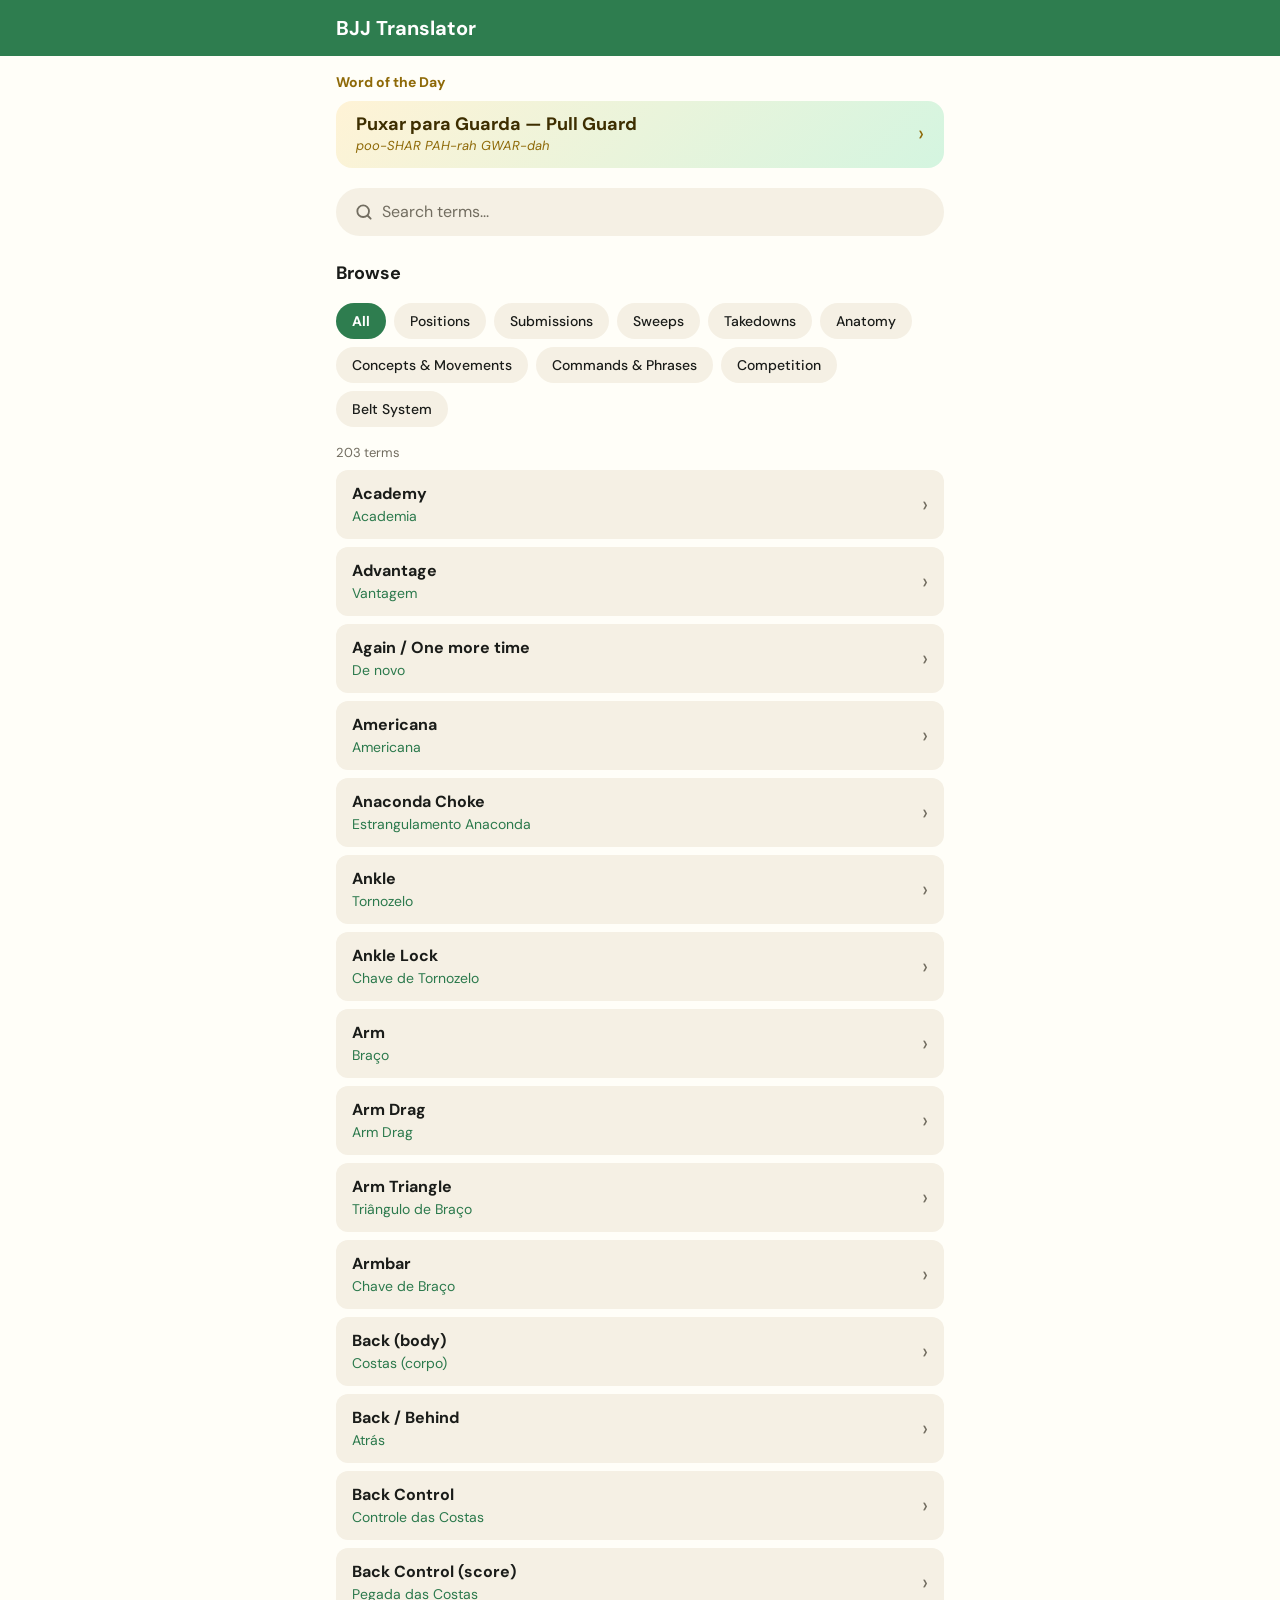
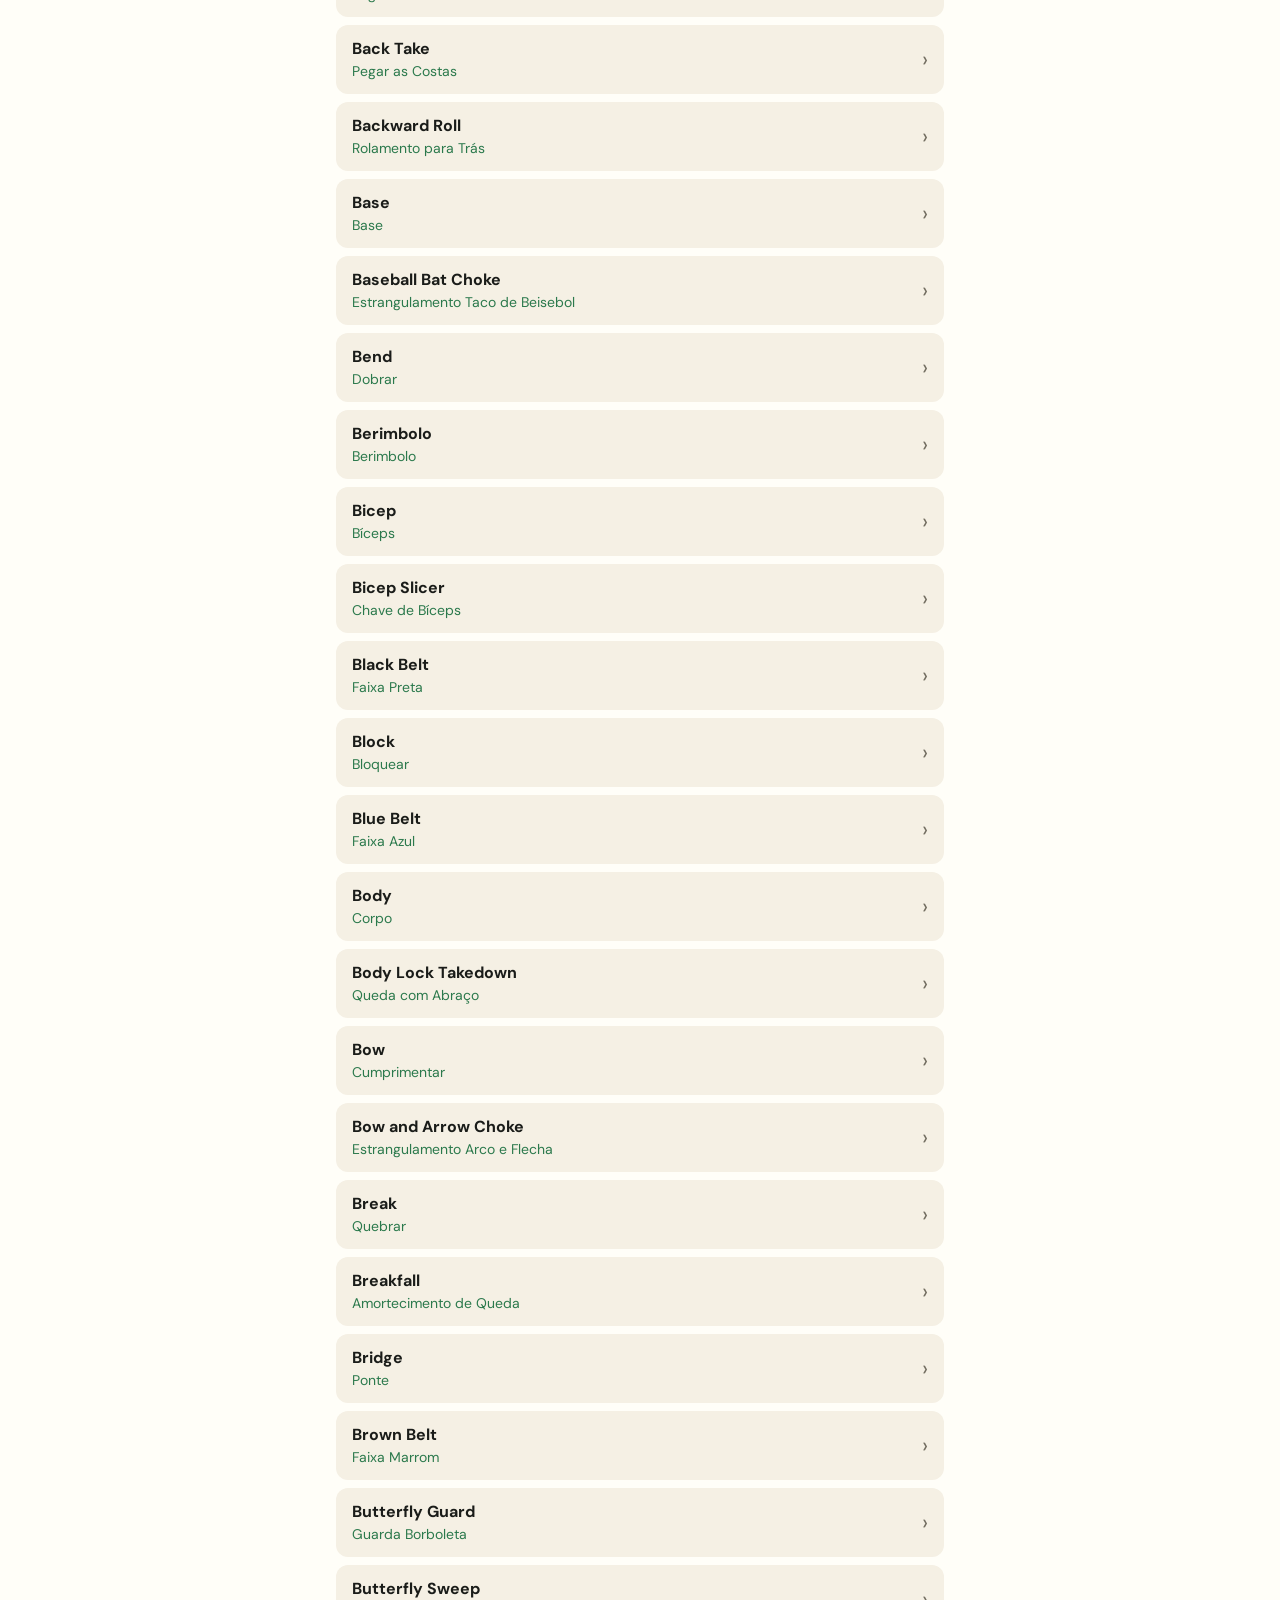
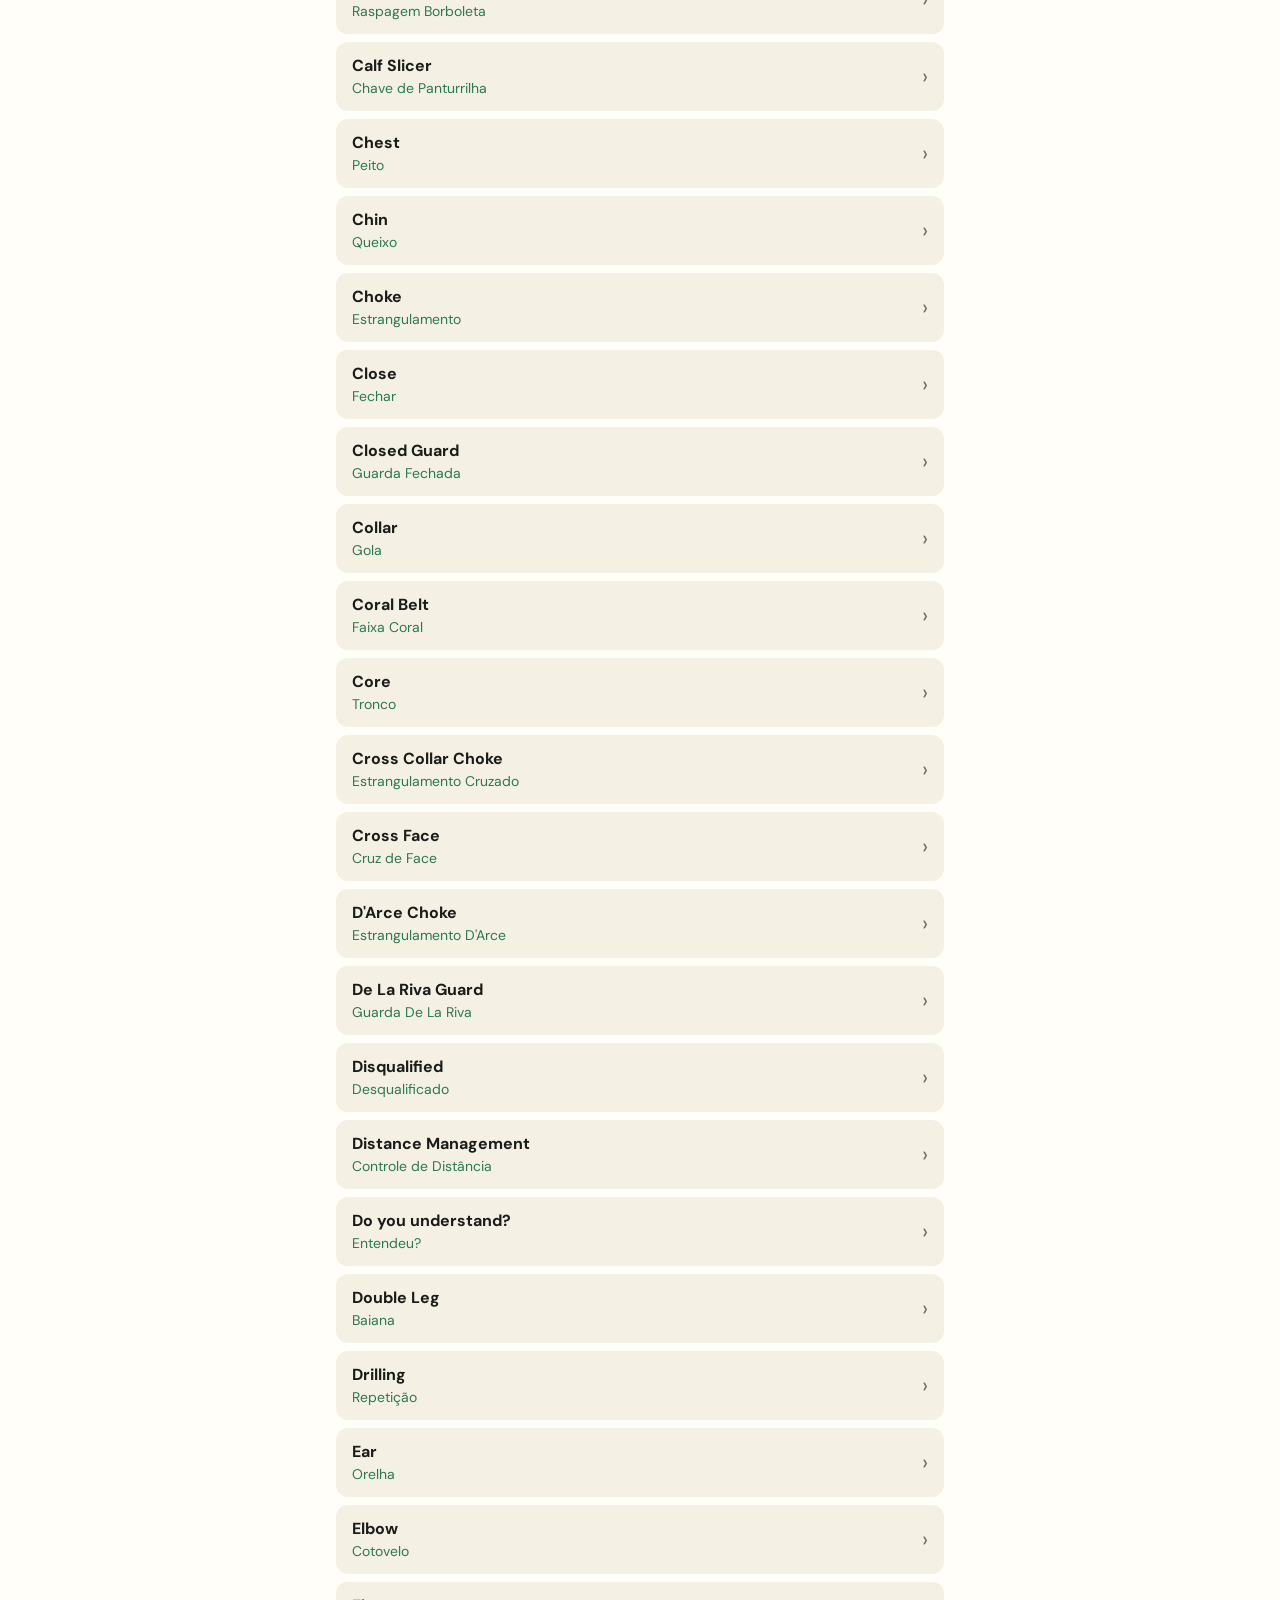
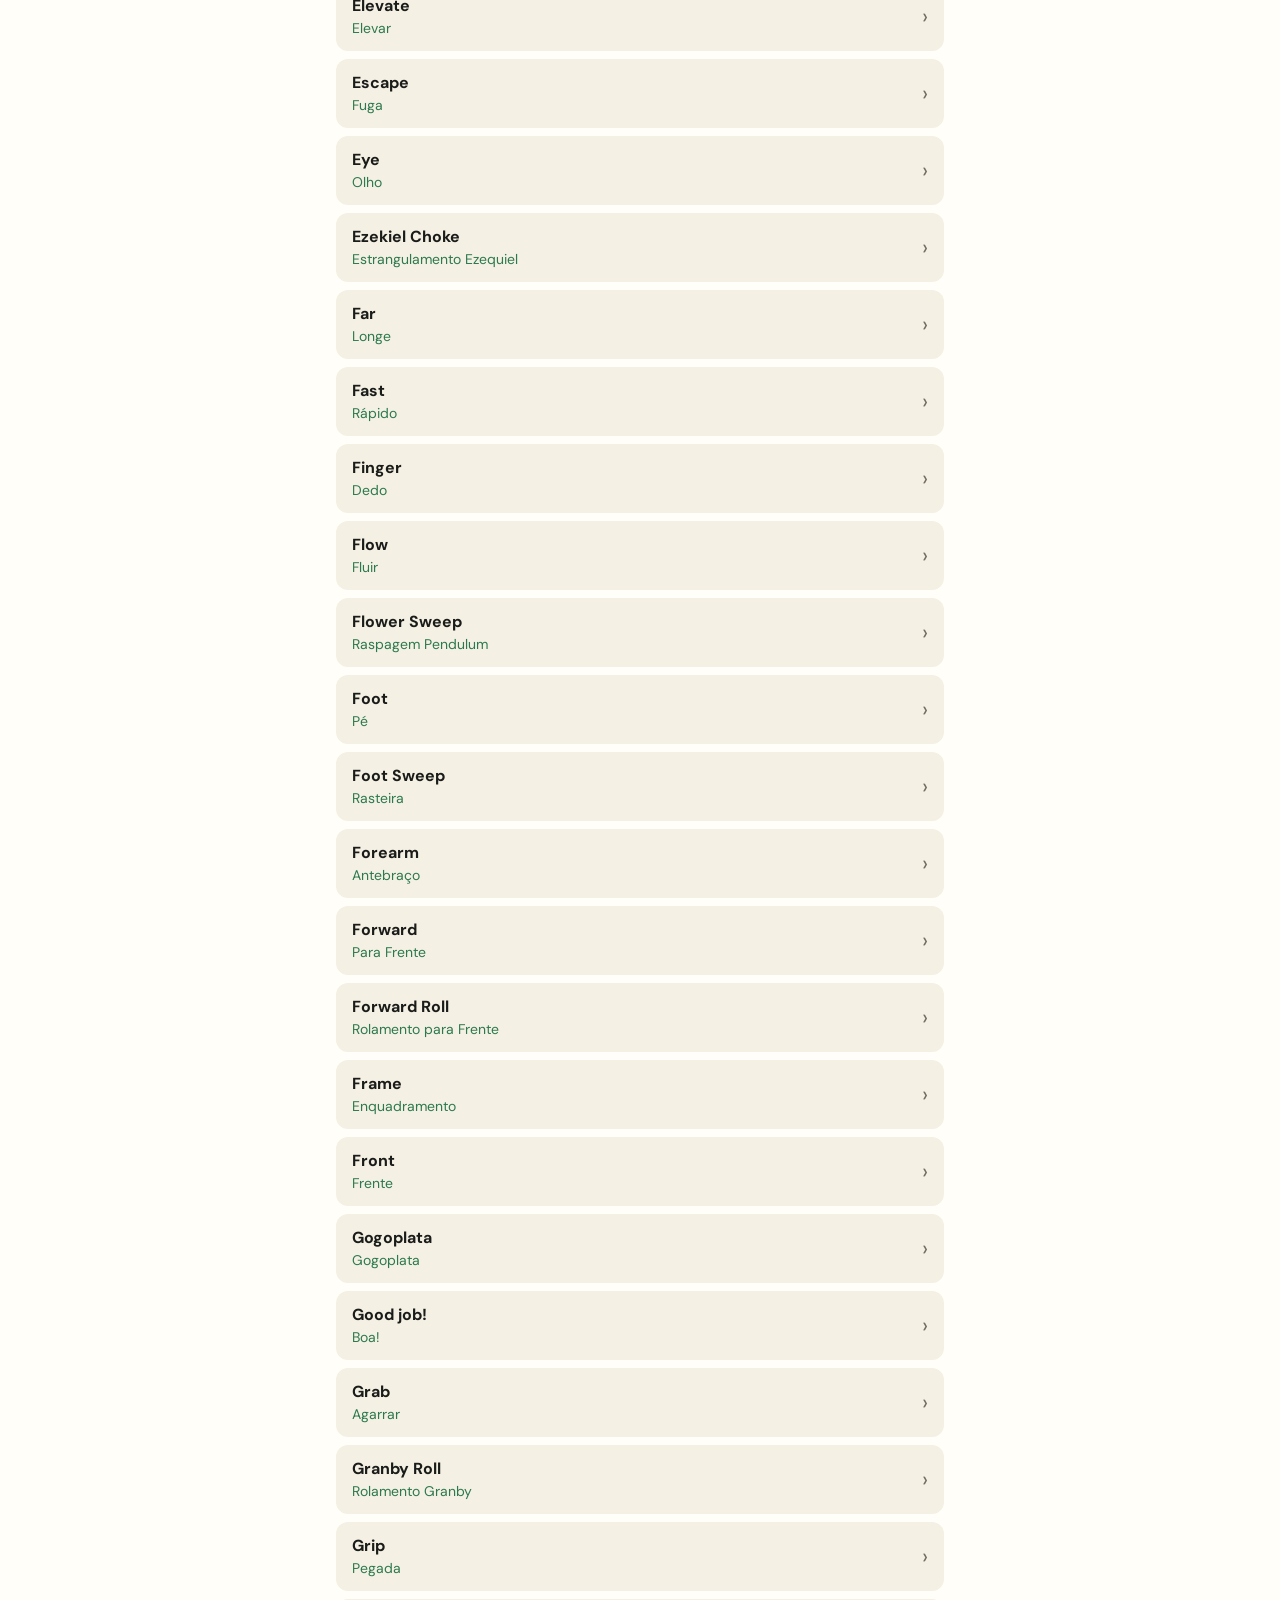
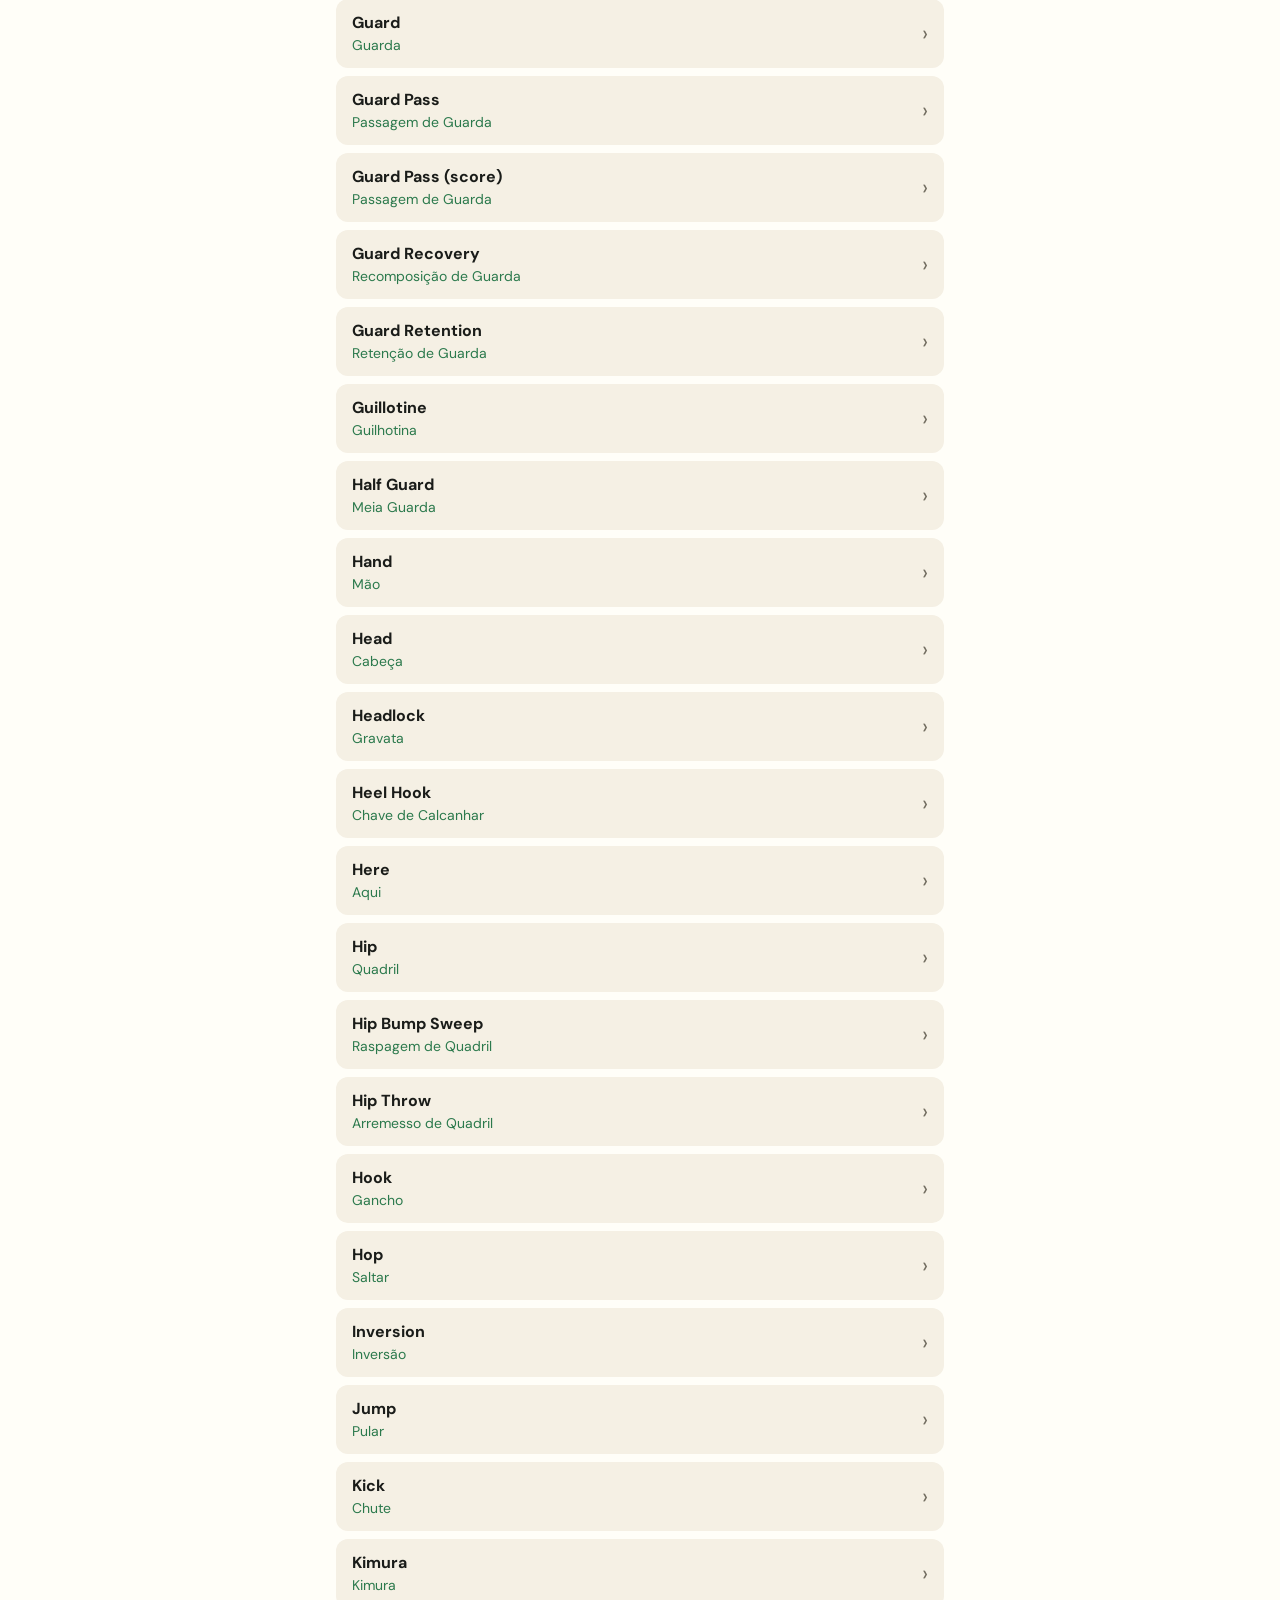
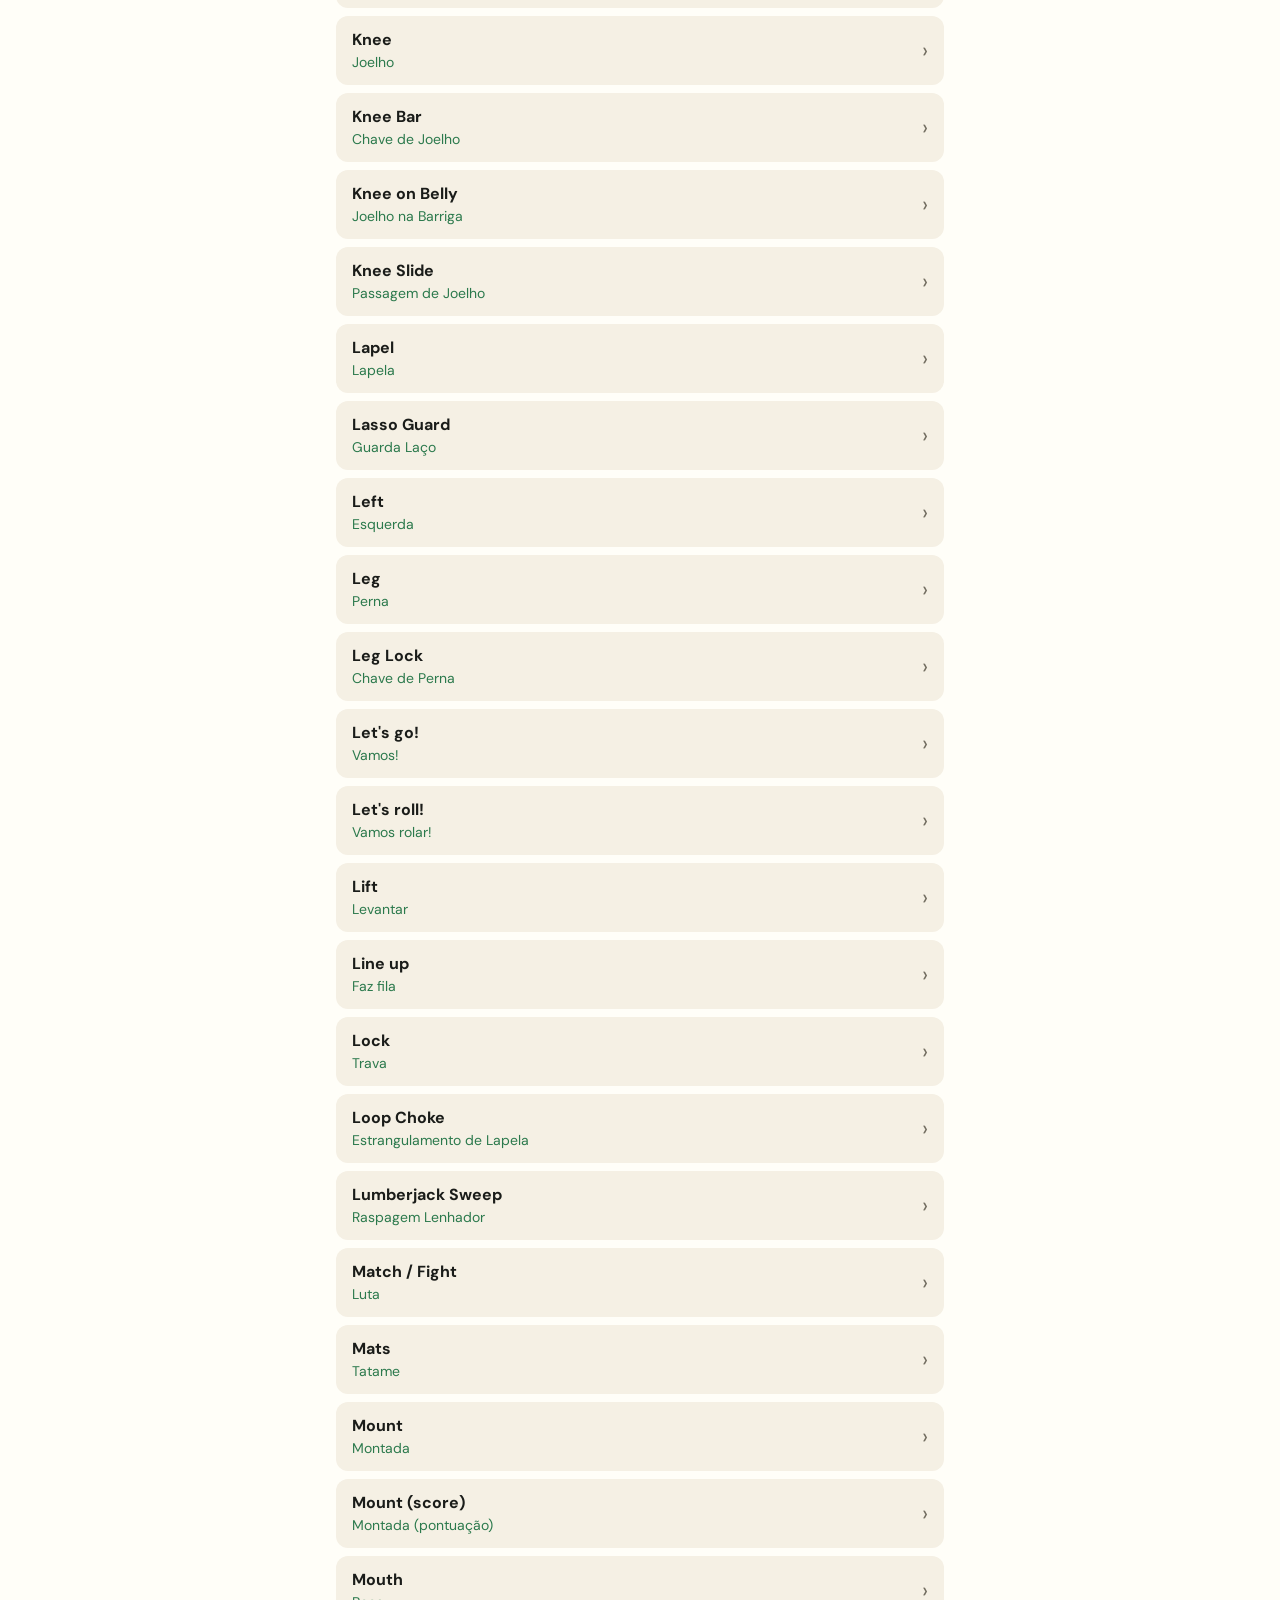
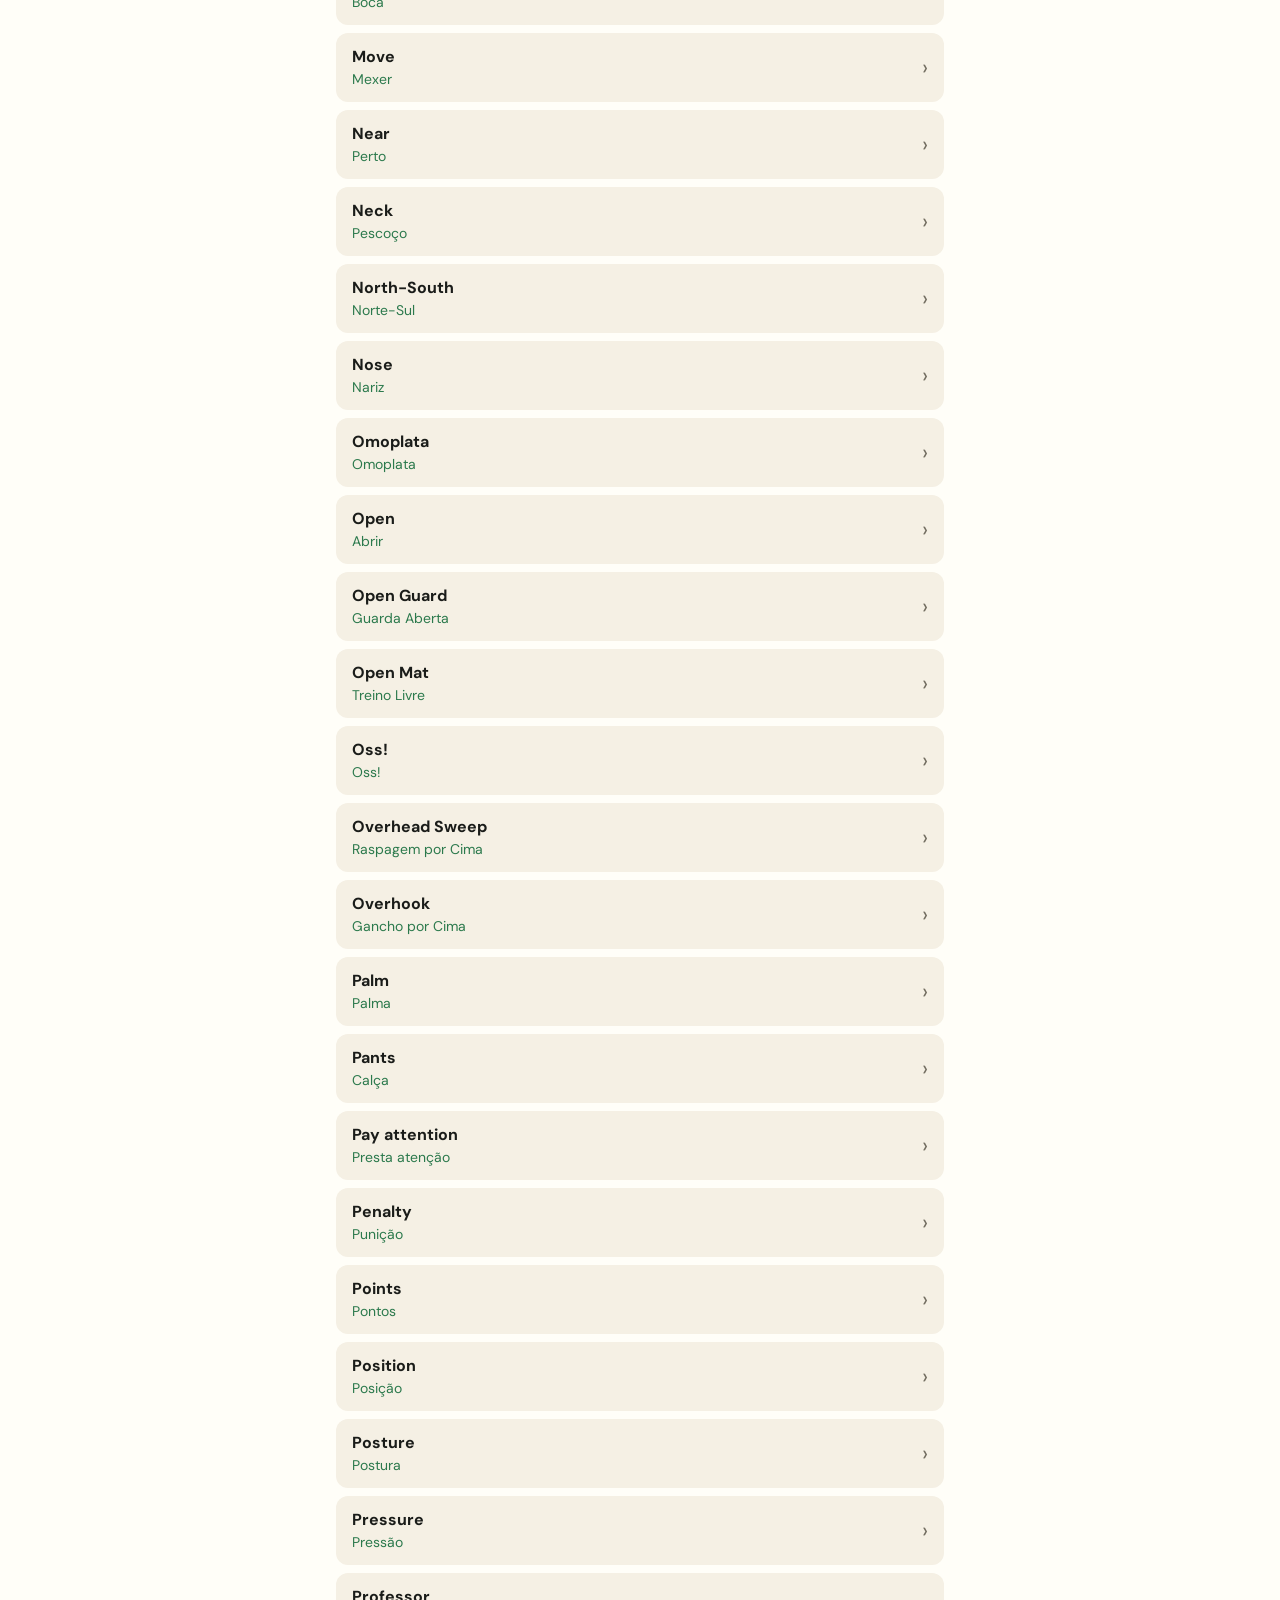
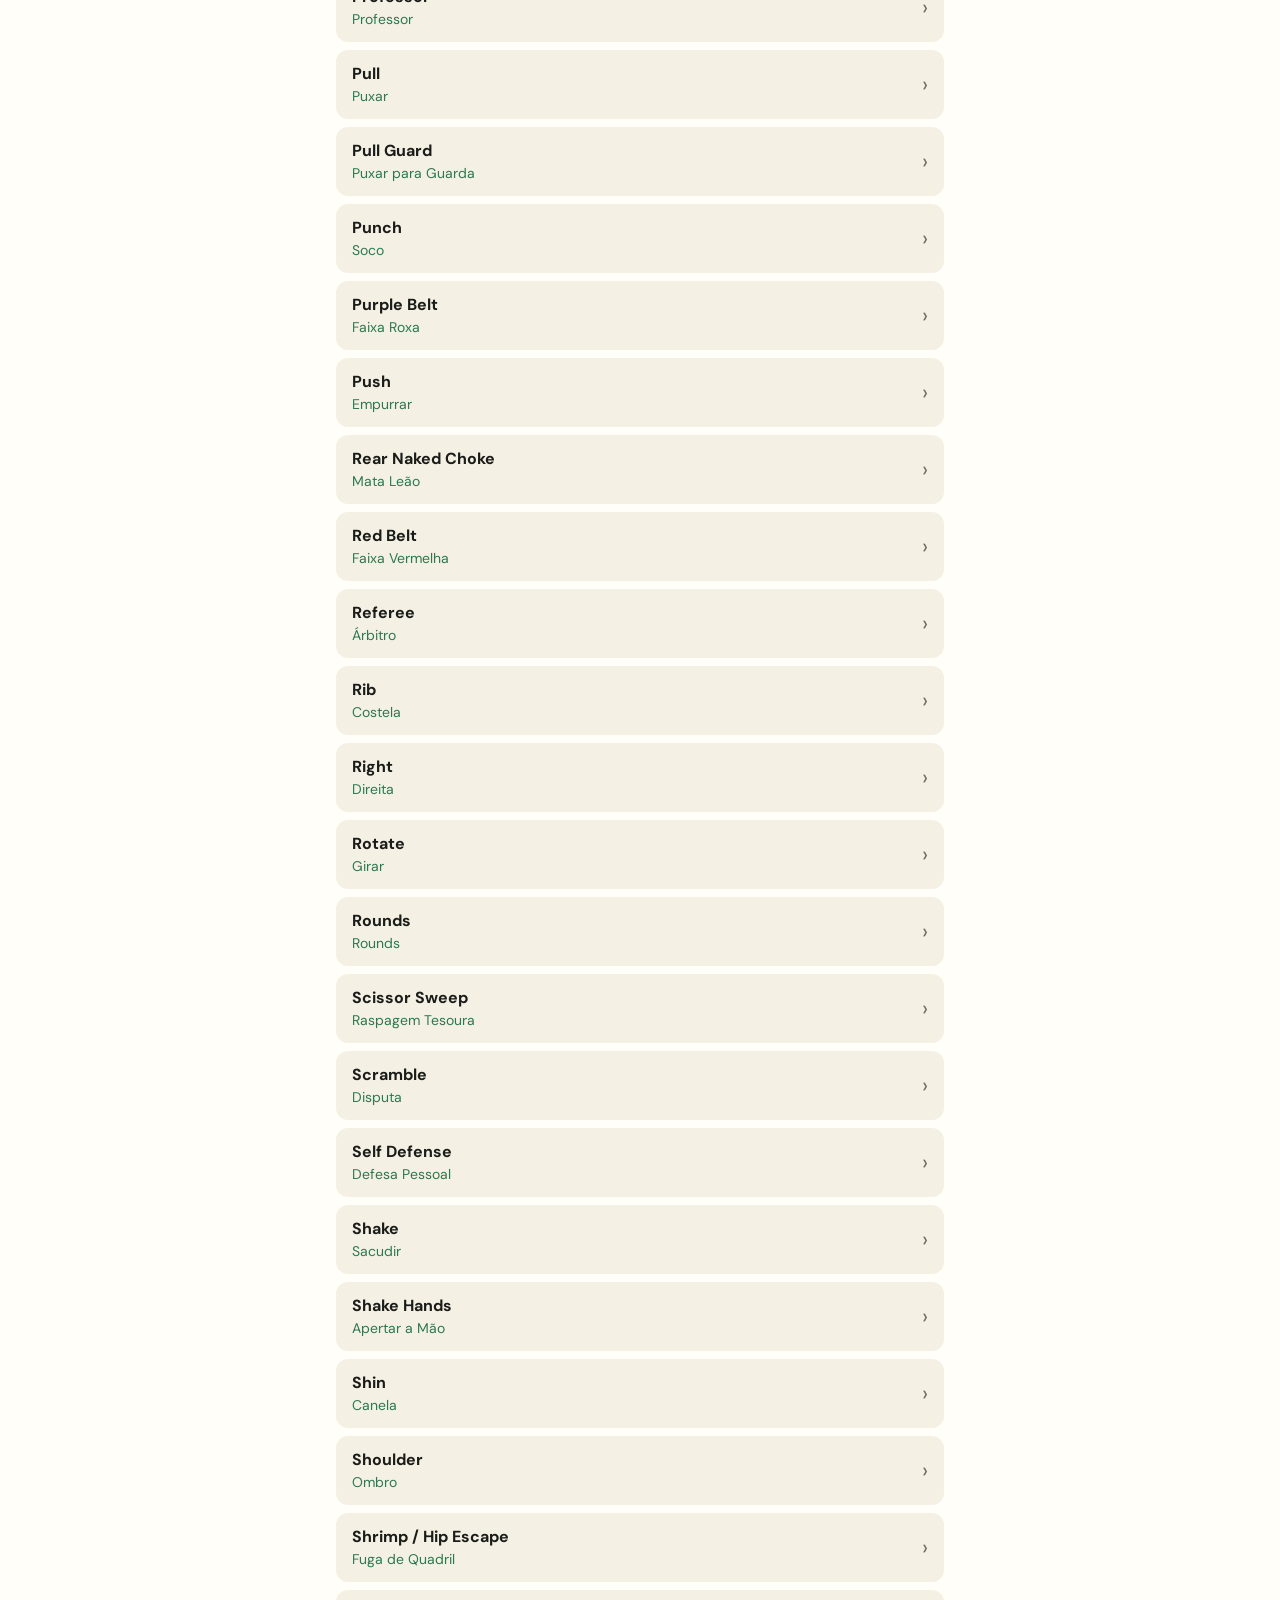
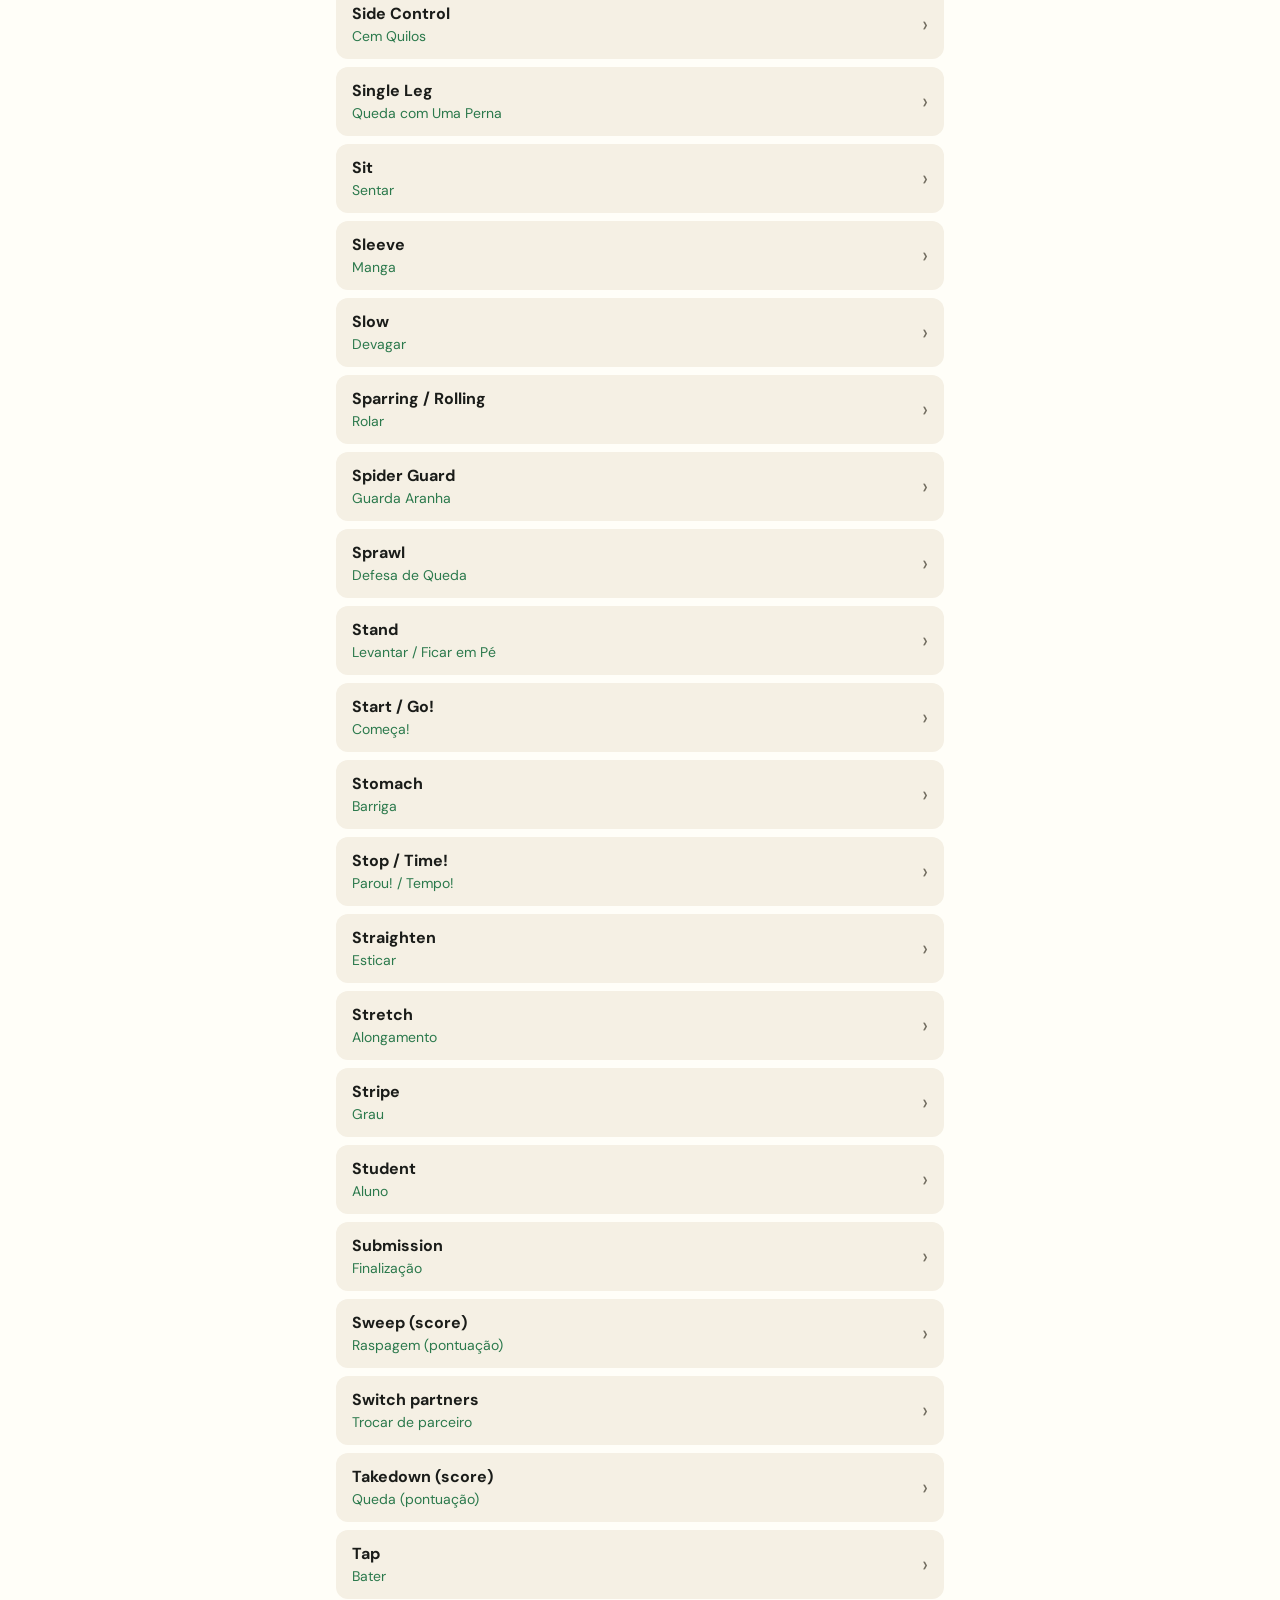
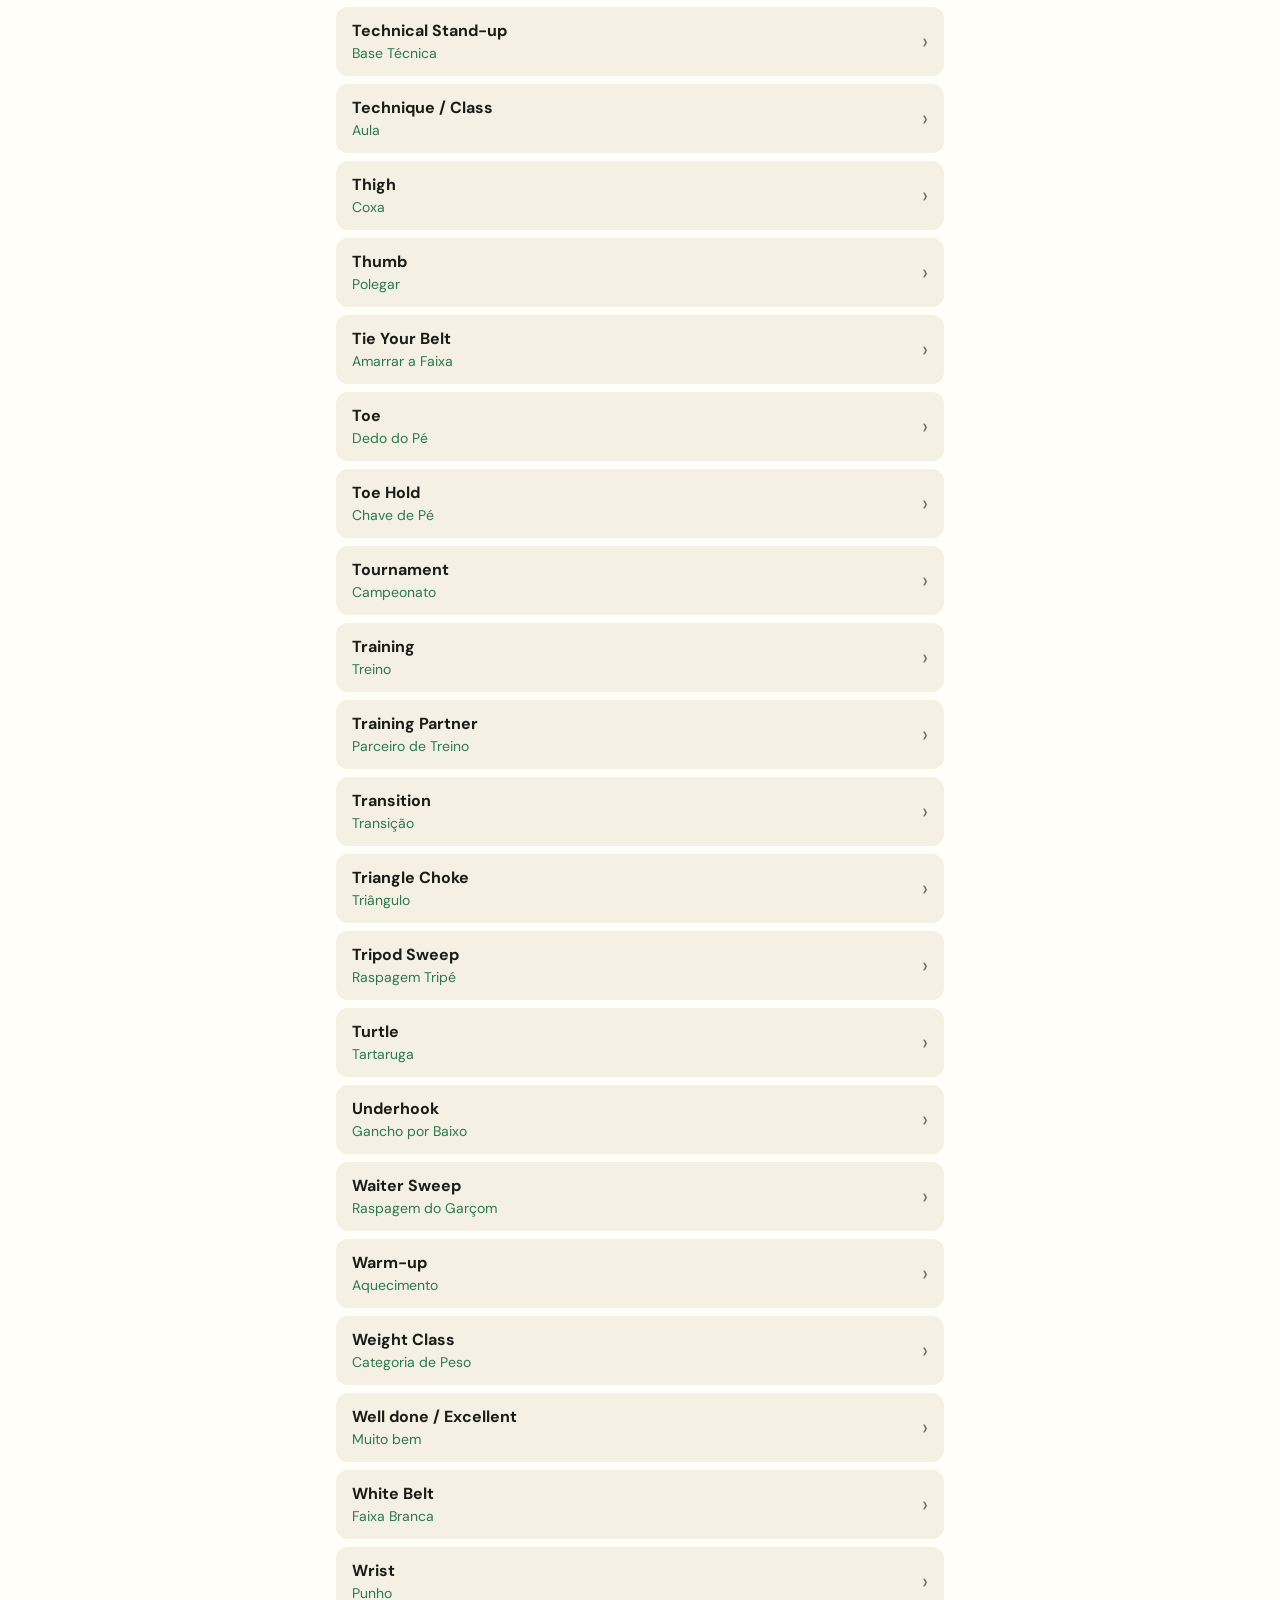
<file: index.html>
<!DOCTYPE html>
<html lang="en">
<head>
    <meta charset="UTF-8">
    <meta name="viewport" content="width=device-width, initial-scale=1.0">
    <meta name="description" content="Learn the Brazilian Portuguese terminology of jiu jitsu.">
    <meta name="theme-color" content="#2E7D4F">
    <title>BJJ Translator</title>
    <link rel="icon" href="favicon.svg" type="image/svg+xml">
    <link rel="preconnect" href="https://fonts.googleapis.com">
    <link rel="preconnect" href="https://fonts.gstatic.com" crossorigin>
    <link href="https://fonts.googleapis.com/css2?family=DM+Sans:ital,wght@0,400;0,500;0,700;1,400&display=swap" rel="stylesheet">
    <link rel="stylesheet" href="css/styles.css">
</head>
<body>
    <header class="app-bar">
        <h1>BJJ Translator</h1>
    </header>

    <main>
        <section class="word-of-the-day" aria-labelledby="wotd-label">
            <p class="section-label" id="wotd-label">Word of the Day</p>
            <a href="term.html" class="wotd-card" id="wotd-card">
                <div class="wotd-text">
                    <h2 id="wotd-title">Loading…</h2>
                    <p class="pronunciation" id="wotd-pronunciation"></p>
                </div>
                <span class="chevron" aria-hidden="true">›</span>
            </a>
        </section>

        <section class="search" role="search">
            <label for="search-input" class="visually-hidden">Search terms in English or Portuguese</label>
            <input type="search" id="search-input" placeholder="Search terms..." autocomplete="off" spellcheck="false">
            <button type="button" class="search-clear" id="search-clear" aria-label="Clear search" hidden>×</button>
        </section>

        <section class="browse" aria-labelledby="browse-heading">
            <h2 id="browse-heading">Browse</h2>
            <div class="filter-chips" id="filter-chips" role="group" aria-label="Filter by category">
                <!-- Chips are built from CATEGORIES in data/terms.js -->
            </div>
            <p class="result-count" id="result-count" aria-live="polite"></p>
            <div class="term-list" id="term-list">
                <!-- Term cards are built from TERMS in data/terms.js -->
            </div>
        </section>
    </main>

    <script src="data/terms.js"></script>
    <script src="js/app.js"></script>
    <script>BJJ.initHome();</script>
</body>
</html>
</file>
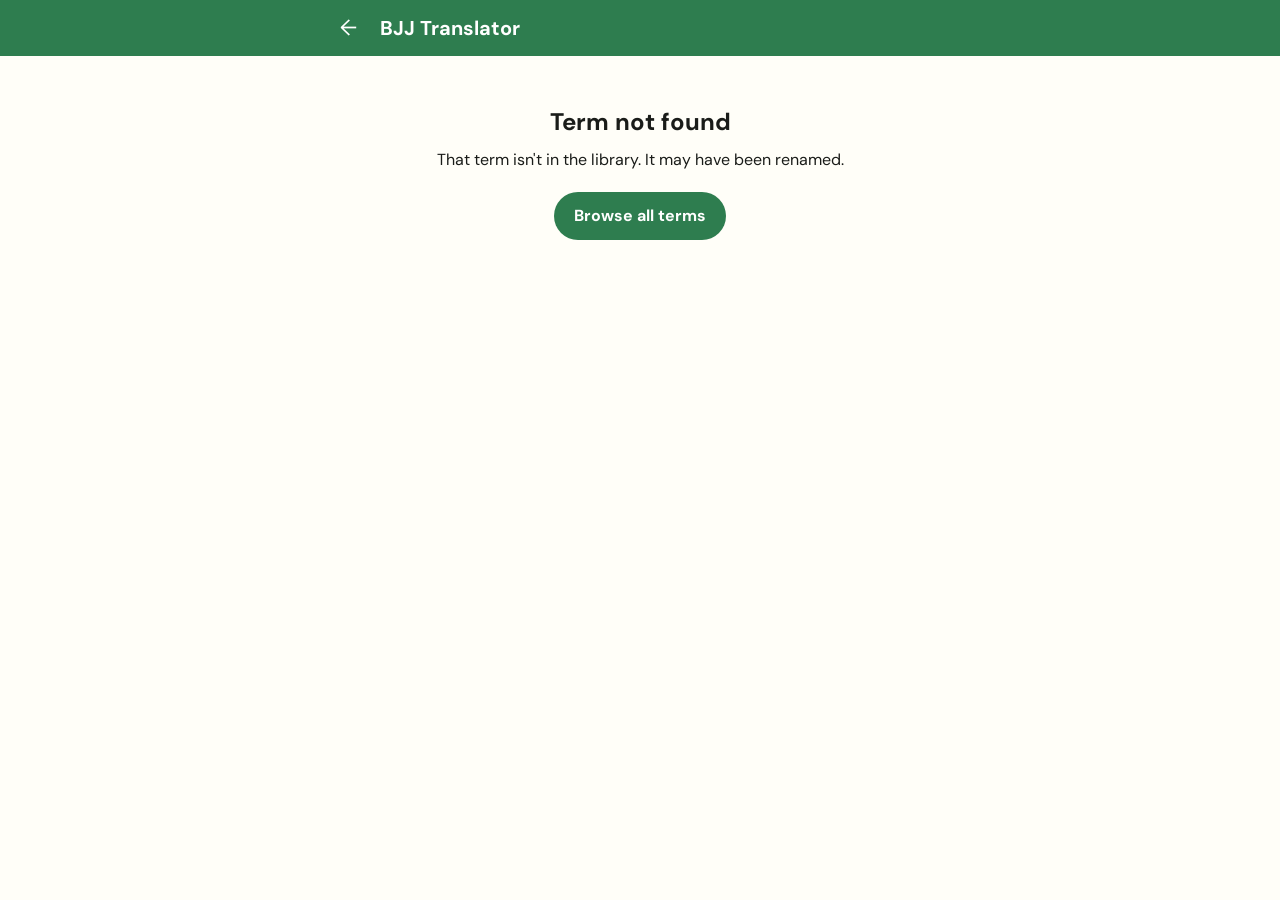
<file: term.html>
<!DOCTYPE html>
<html lang="en">
<head>
    <meta charset="UTF-8">
    <meta name="viewport" content="width=device-width, initial-scale=1.0">
    <meta name="theme-color" content="#2E7D4F">
    <title>BJJ Translator</title>
    <link rel="icon" href="favicon.svg" type="image/svg+xml">
    <link rel="preconnect" href="https://fonts.googleapis.com">
    <link rel="preconnect" href="https://fonts.gstatic.com" crossorigin>
    <link href="https://fonts.googleapis.com/css2?family=DM+Sans:ital,wght@0,400;0,500;0,700;1,400&display=swap" rel="stylesheet">
    <link rel="stylesheet" href="css/styles.css">
</head>
<body>
    <header class="app-bar">
        <a href="index.html" class="back-link" id="back-link" aria-label="Back to all terms">←</a>
        <h1 id="page-category">&nbsp;</h1>
    </header>

    <main id="term-main">
        <section class="term-header">
            <h2 class="term-portuguese" id="term-portuguese"></h2>
            <p class="term-english" id="term-english"></p>
            <p class="pronunciation-chip" id="term-pronunciation"></p>
        </section>

        <section class="term-category">
            <p class="category-label">Category</p>
            <a href="index.html" class="category-value" id="term-category"></a>
        </section>

        <section class="term-description">
            <p id="term-description"></p>
        </section>

        <section class="term-usage" id="term-usage" hidden>
            <p><strong>Usage:</strong> <span id="term-usage-text"></span></p>
        </section>

        <section class="related-terms" id="related-terms" hidden aria-labelledby="related-heading">
            <h3 id="related-heading">Related Terms</h3>
            <div class="term-list" id="related-list"></div>
        </section>
    </main>

    <script src="data/terms.js"></script>
    <script src="js/app.js"></script>
    <script>BJJ.initTerm();</script>
</body>
</html>
</file>
<file: css/styles.css>
/* =========================================================
   BJJ Translator — styles
   Warm Gold Accent palette (WCAG AA checked), DM Sans,
   mobile-first, 4px spacing scale.
   ========================================================= */

:root {
    /* Color roles */
    --primary: #2E7D4F;             /* app bar, selected chip */
    --primary-text: #2B794C;        /* green text on light backgrounds */
    --on-primary: #FFFFFF;
    --primary-container: #D4F5E0;   /* pronunciation chip */
    --gold-accent: #8E6907;         /* Word of the Day label */
    --gold-container: #FFF3D6;      /* Word of the Day gradient start */
    --secondary-container: #FFEDB3; /* usage box */
    --on-gold: #3D2E00;             /* dark text on gold */
    --surface: #FFFEF8;             /* page background */
    --surface-container: #F5F0E4;   /* cards, search, chips */
    --surface-container-high: #EDE6D5; /* card hover */
    --on-surface: #1A1C19;          /* main text */
    --outline: #726D60;             /* secondary text, chevrons */
    --focus: #2B794C;

    /* Spacing (4px scale) */
    --space-1: 4px;
    --space-2: 8px;
    --space-3: 12px;
    --space-4: 16px;
    --space-5: 20px;
    --space-6: 24px;
    --space-8: 32px;

    /* Shape */
    --radius-sm: 10px;
    --radius-md: 12px;
    --radius-lg: 16px;
    --radius-pill: 999px;

    --content-width: 640px;
    --font: "DM Sans", system-ui, -apple-system, "Segoe UI", sans-serif;
}

/* ---------- Base ---------- */

*,
*::before,
*::after {
    box-sizing: border-box;
}

html {
    -webkit-text-size-adjust: 100%;
}

body {
    margin: 0;
    background: var(--surface);
    color: var(--on-surface);
    font-family: var(--font);
    font-size: 16px;
    line-height: 1.5;
}

h1, h2, h3, p {
    margin: 0;
}

a {
    color: inherit;
    text-decoration: none;
}

:focus-visible {
    outline: 3px solid var(--focus);
    outline-offset: 2px;
}

.visually-hidden {
    position: absolute;
    width: 1px;
    height: 1px;
    padding: 0;
    margin: -1px;
    overflow: hidden;
    clip: rect(0 0 0 0);
    white-space: nowrap;
    border: 0;
}

main {
    max-width: var(--content-width);
    margin: 0 auto;
    padding: var(--space-4) var(--space-4) var(--space-8);
}

/* ---------- App bar ---------- */

.app-bar {
    position: sticky;
    top: 0;
    z-index: 10;
    display: flex;
    align-items: center;
    gap: var(--space-3);
    min-height: 56px;
    padding: var(--space-2) max(var(--space-4), calc((100% - var(--content-width)) / 2 + var(--space-4)));
    background: var(--primary);
    color: var(--on-primary);
}

.app-bar h1 {
    font-size: 20px;
    font-weight: 700;
    line-height: 1.2;
}

.back-link {
    display: inline-flex;
    align-items: center;
    justify-content: center;
    width: 40px;
    height: 40px;
    margin-left: calc(var(--space-2) * -1);
    border-radius: var(--radius-pill);
    font-size: 22px;
    line-height: 1;
}

.back-link:hover {
    background: rgba(255, 255, 255, 0.14);
}

.back-link:focus-visible {
    outline-color: var(--on-primary);
}

/* ---------- Word of the Day ---------- */

.section-label {
    margin-bottom: var(--space-2);
    font-size: 14px;
    font-weight: 700;
    color: var(--gold-accent);
}

.wotd-card {
    display: flex;
    align-items: center;
    justify-content: space-between;
    gap: var(--space-3);
    padding: var(--space-3) var(--space-5);
    border-radius: var(--radius-lg);
    background: linear-gradient(135deg, var(--gold-container) 0%, var(--primary-container) 100%);
    color: var(--on-gold);
    transition: transform 0.15s ease, box-shadow 0.15s ease;
}

.wotd-card:hover {
    transform: translateY(-1px);
    box-shadow: 0 4px 14px rgba(61, 46, 0, 0.12);
}

.wotd-card h2 {
    font-size: 18px;
    font-weight: 700;
    line-height: 1.3;
}

.wotd-card .pronunciation {
    font-size: 13px;
    font-style: italic;
    color: var(--gold-accent);
}

.wotd-card .chevron {
    color: var(--gold-accent);
}

/* ---------- Search ---------- */

.search {
    position: relative;
    margin-top: var(--space-5);
}

/* our own ✕ replaces the browser's, which iOS hides unless the box is focused */
.search input::-webkit-search-cancel-button {
    -webkit-appearance: none;
    appearance: none;
}

.search-clear {
    position: absolute;
    top: 50%;
    right: var(--space-2);
    transform: translateY(-50%);
    display: inline-flex;
    align-items: center;
    justify-content: center;
    width: 36px;
    height: 36px;
    padding: 0;
    border: 0;
    border-radius: var(--radius-pill);
    background: transparent;
    color: var(--outline);
    font-family: inherit;
    font-size: 22px;
    line-height: 1;
    cursor: pointer;
}

.search-clear:hover {
    background: var(--surface-container-high);
    color: var(--on-surface);
}

.search input {
    width: 100%;
    height: 48px;
    padding: 0 48px 0 44px; /* room for the search icon and the ✕ */
    border: 2px solid transparent;
    border-radius: var(--radius-pill);
    background: var(--surface-container)
        url("data:image/svg+xml,%3Csvg xmlns='http://www.w3.org/2000/svg' width='20' height='20' viewBox='0 0 24 24' fill='none' stroke='%23726D60' stroke-width='2.2' stroke-linecap='round'%3E%3Ccircle cx='11' cy='11' r='7'/%3E%3Cpath d='m20 20-3.5-3.5'/%3E%3C/svg%3E")
        no-repeat 16px center;
    color: var(--on-surface);
    font-family: inherit;
    font-size: 16px; /* 16px prevents iOS zoom-on-focus */
}

.search input::placeholder {
    color: var(--outline);
    opacity: 1;
}

.search input:focus {
    outline: none;
    border-color: var(--primary);
    background-color: var(--surface);
}

/* ---------- Browse ---------- */

.browse {
    margin-top: var(--space-6);
}

.browse h2 {
    font-size: 18px;
    font-weight: 700;
}

.filter-chips {
    display: flex;
    gap: var(--space-2);
    margin: var(--space-3) calc(var(--space-4) * -1) 0;
    padding: var(--space-1) var(--space-4);
    overflow-x: auto;
    scroll-snap-type: x proximity;
    /* snap chips to the padded edge, not the screen edge (Safari otherwise
       snaps "All" flush to the left) */
    scroll-padding-inline: var(--space-4);
    scrollbar-width: none;
    /* fade at the right edge hints that the row scrolls */
    -webkit-mask-image: linear-gradient(to right, #000 calc(100% - 32px), transparent);
    mask-image: linear-gradient(to right, #000 calc(100% - 32px), transparent);
}

.filter-chips::-webkit-scrollbar {
    display: none;
}

.chip {
    flex: none;
    scroll-snap-align: start;
    height: 36px;
    padding: 0 var(--space-4);
    border: 0;
    border-radius: var(--radius-pill);
    background: var(--surface-container);
    color: var(--on-surface);
    font-family: inherit;
    font-size: 14px;
    font-weight: 500;
    white-space: nowrap;
    cursor: pointer;
    transition: background-color 0.15s ease, color 0.15s ease;
}

.chip:hover {
    background: var(--surface-container-high);
}

.chip.active {
    background: var(--primary);
    color: var(--on-primary);
    font-weight: 700;
}

.chip:last-child {
    margin-right: var(--space-6);
}

.result-count {
    margin-top: var(--space-3);
    font-size: 13px;
    color: var(--outline);
}

.link-button {
    padding: 0;
    border: 0;
    background: none;
    color: var(--primary-text);
    font: inherit;
    font-weight: 700;
    text-decoration: underline;
    text-underline-offset: 2px;
    cursor: pointer;
}

/* ---------- Term cards (home + related) ---------- */

.term-list {
    display: flex;
    flex-direction: column;
    gap: var(--space-2);
    margin-top: var(--space-2);
}

.term-card {
    display: flex;
    align-items: center;
    justify-content: space-between;
    gap: var(--space-3);
    min-height: 64px;
    padding: var(--space-3) var(--space-4);
    border-radius: var(--radius-md);
    background: var(--surface-container);
    transition: background-color 0.15s ease;
}

.term-card:hover {
    background: var(--surface-container-high);
}

.term-info {
    display: flex;
    flex-direction: column;
    min-width: 0;
}

.term-card .term-english {
    font-size: 16px;
    font-weight: 700;
    color: var(--on-surface);
}

.term-card .term-portuguese {
    font-size: 14px;
    color: var(--primary-text);
}

/* why a description-only search result matched */
.term-card .term-mention {
    margin-top: 2px;
    font-size: 12px;
    font-style: italic;
    color: var(--outline);
}

.chevron {
    flex: none;
    font-size: 22px;
    line-height: 1;
    color: var(--outline);
}

.empty-state {
    padding: var(--space-8) var(--space-4);
    border-radius: var(--radius-md);
    background: var(--surface-container);
    text-align: center;
    color: var(--outline);
}

.empty-state strong {
    display: block;
    margin-bottom: var(--space-1);
    color: var(--on-surface);
}

/* ---------- Term detail ---------- */

.term-header .term-portuguese {
    font-size: 32px;
    font-weight: 700;
    line-height: 1.15;
}

.term-header .term-english {
    margin-top: var(--space-1);
    font-size: 20px;
    color: var(--outline);
}

.pronunciation-chip {
    display: inline-block;
    margin-top: var(--space-3);
    padding: 6px var(--space-4);
    border-radius: var(--radius-pill);
    background: var(--primary-container);
    color: var(--primary-text);
    font-size: 14px;
    font-weight: 700;
}

.term-category {
    margin-top: var(--space-5);
    padding: var(--space-3) var(--space-4);
    border-radius: var(--radius-sm);
    background: var(--surface-container);
}

.category-label {
    font-size: 12px;
    font-weight: 700;
    color: var(--outline);
}

.category-value {
    font-size: 15px;
    font-weight: 700;
    color: var(--primary-text);
}

.category-value:hover {
    text-decoration: underline;
}

.term-description {
    margin-top: var(--space-5);
    font-size: 16px;
    line-height: 1.65;
}

/* cross-linked keywords inside descriptions */
.term-link {
    color: var(--primary-text);
    font-weight: 500;
    text-decoration: underline;
    text-decoration-thickness: 1px;
    text-underline-offset: 3px;
}

.term-link:hover {
    text-decoration-thickness: 2px;
}

.term-usage {
    margin-top: var(--space-5);
    padding: var(--space-3) var(--space-4);
    border-radius: var(--radius-sm);
    background: var(--secondary-container);
    color: var(--on-gold);
    font-size: 15px;
}

.related-terms {
    margin-top: var(--space-6);
}

.related-terms h3 {
    font-size: 16px;
    font-weight: 700;
}

.not-found {
    padding-top: var(--space-8);
    text-align: center;
}

.not-found h2 {
    font-size: 24px;
    margin-bottom: var(--space-2);
}

.not-found a {
    display: inline-block;
    margin-top: var(--space-5);
    padding: var(--space-3) var(--space-5);
    border-radius: var(--radius-pill);
    background: var(--primary);
    color: var(--on-primary);
    font-weight: 700;
}

[hidden] {
    display: none !important;
}

/* ---------- Wider screens: chips wrap instead of scrolling ---------- */

@media (min-width: 700px) {
    .filter-chips {
        flex-wrap: wrap;
        margin: var(--space-3) 0 0;
        padding: var(--space-1) 0;
        overflow: visible;
        -webkit-mask-image: none;
        mask-image: none;
    }

    .chip:last-child {
        margin-right: 0;
    }
}

@media (prefers-reduced-motion: reduce) {
    * {
        transition: none !important;
    }
}
</file>
